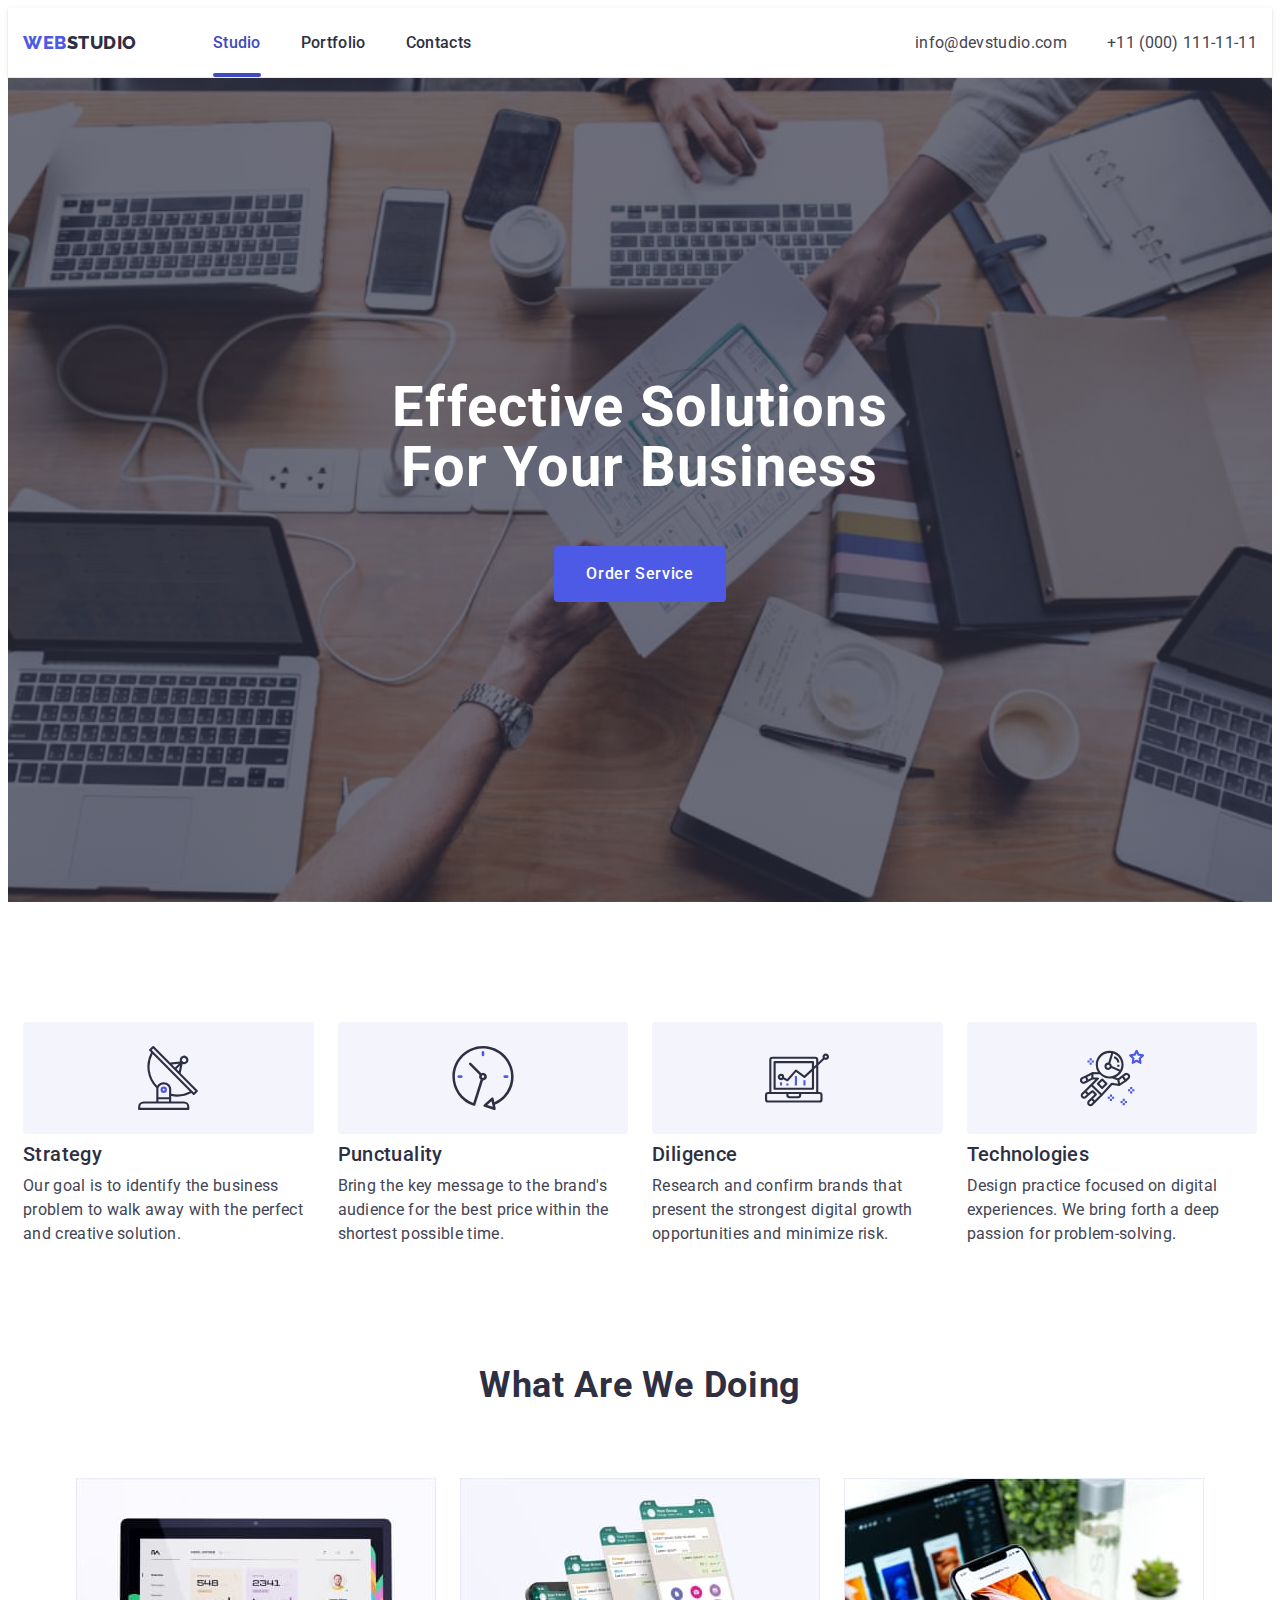
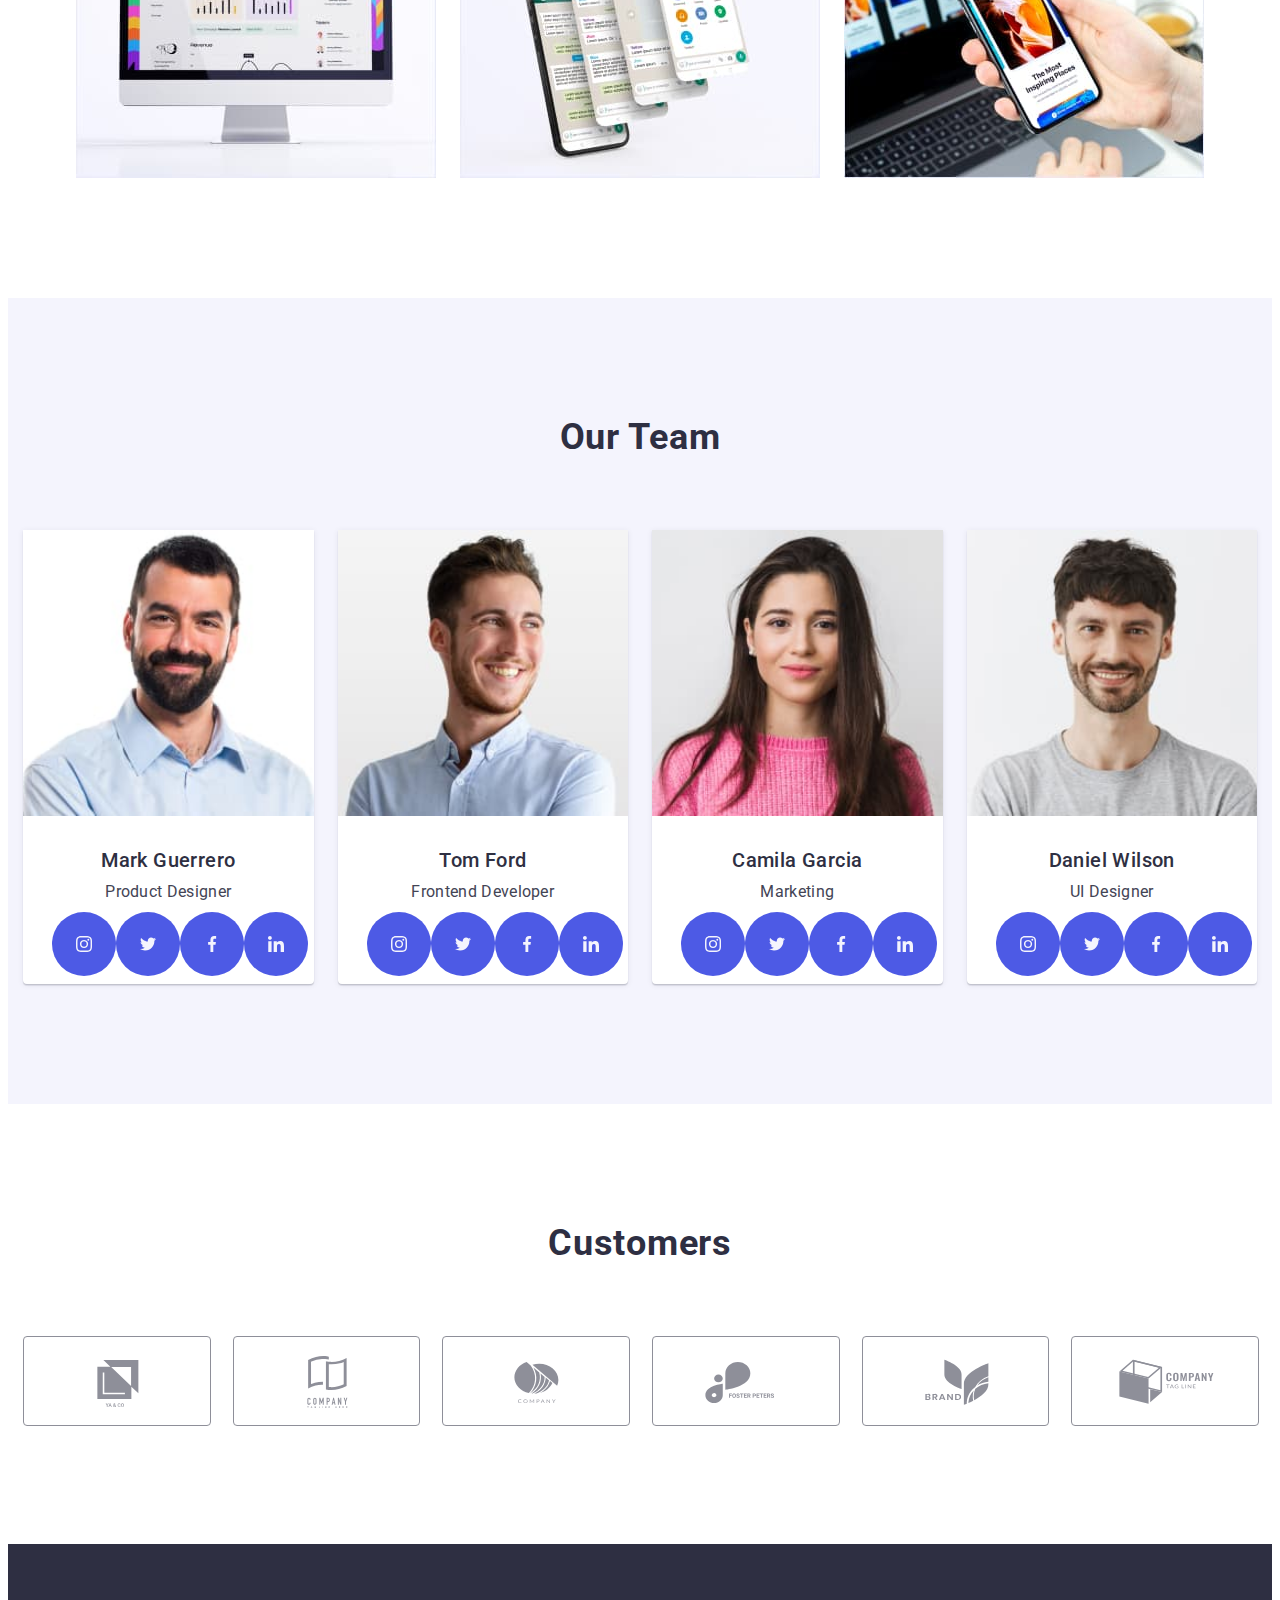
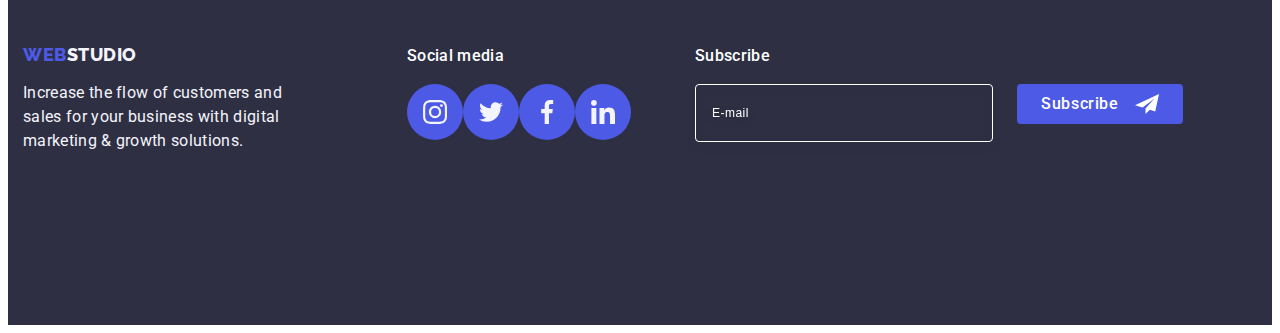
<file: index.html>
<!DOCTYPE html>
<html lang="en">
  <head>
    <meta charset="UTF-8" />
    <meta http-equiv="X-UA-Compatible" content="IE=edge" />
    <meta name="viewport" content="width=device-width, initial-scale=1.0" />
    <link rel="preconnect" href="https://fonts.googleapis.com" />
    <link rel="preconnect" href="https://fonts.gstatic.com" crossorigin />
    <link
      href="https://fonts.googleapis.com/css2?family=Raleway:wght@800&family=Roboto:wght@400;500;700;900&display=swap"
      rel="stylesheet"
    />
    <title>Web Studio</title>
    <link
      rel="stylesheet"
      href="https://cdnjs.cloudflare.com/ajax/libs/modern-normalize/2.0.0/modern-normalize.min.css"
      integrity="sha512-4xo8blKMVCiXpTaLzQSLSw3KFOVPWhm/TRtuPVc4WG6kUgjH6J03IBuG7JZPkcWMxJ5huwaBpOpnwYElP/m6wg=="
      crossorigin="anonymous"
      referrerpolicy="no-referrer"
    />
    <link rel="icon" href="/favicon.ico" type="image/x-icon" />
    <link rel="stylesheet" href="./css/style.css" />
    <link rel="stylesheet" href="./css/media.css" />
  </head>
  <body>
    <!-- HEADER -->
    <header class="header">
      <div class="container header-container">
        <nav class="header-navigation">
          <a class="header-logo logo link" href="./index.html"
            >Web<span class="logo-color">Studio</span></a
          >
          <ul class="header-menu list">
            <li class="header-menu-item">
              <a class="header-menu-link link current-line" href="./index.html"
                >Studio</a
              >
            </li>
            <li class="header-menu-item">
              <a class="header-menu-link link" href="./portfolio.html"
                >Portfolio</a
              >
            </li>
            <li class="header-menu-item">
              <a class="header-menu-link link" href="">Contacts</a>
            </li>
          </ul>
          <button
            class="header-menu-hamburger"
            type="button"
            aria-label="Mobile menu"
            data-mobMenu-open
          >
            <svg class="header-menu-hamburger-icon" width="32" height="22">
              <use href="./images/icons.svg#icon-button-menu-hamburger"></use>
            </svg>
          </button>
        </nav>
        <address class="header-contacts">
          <ul class="header-contacts-list list">
            <li class="header-contacts-list-item">
              <a
                class="header-contacts-link link"
                href="mailto:info@devstudio.com"
                >info@devstudio.com</a
              >
            </li>
            <li class="contacts-list-item">
              <a class="header-contacts-link link" href="tel:+110001111111"
                >+11 (000) 111-11-11</a
              >
            </li>
          </ul>
        </address>
      </div>

      <!-- mobile menu -->
      <div class="header-mob-menu is-hidden" data-mobMenu>
        <button type="button" class="header-mob-menu-close" data-mobMenu-close>
          <svg class="header-mob-menu-icon" width="8" height="8">
            <use href="./images/icons.svg#icon-close-black"></use>
          </svg>
        </button>
        <ul class="header-mob-menu-list list">
          <li class="header-mob-menu-item">
            <a class="header-mob-menu-link link" href="./index.html">Studio</a>
          </li>
          <li class="header-mob-menu-item">
            <a class="header-mob-menu-link link" href="./portfolio.html"
              >Portfolio</a
            >
          </li>
          <li class="header-mob-menu-item">
            <a class="header-mob-menu-link link" href="">Contacts</a>
          </li>
        </ul>
        <div class="header-contacts-social">
          <address class="header-mob-menu-contacts">
            <ul class="header-mob-menu-contacts-list list">
              <li class="header-mob-menu-contacts-list-item">
                <a
                  class="header-mob-menu-contacts-link link"
                  href="tel:+110001111111"
                  >+11 (000) 111-11-11</a
                >
              </li>
              <li class="header-mob-menu-contacts-list-item">
                <a
                  class="header-mob-menu-contacts-link-mail link"
                  href="mailto:info@devstudio.com"
                  >info@devstudio.com</a
                >
              </li>
            </ul>
          </address>
          <ul class="header-mob-menu-social-list">
            <li class="header-social-item">
              <a class="header-social-link" href=""
                ><svg class="header-social-icon" width="16" height="16">
                  <use href="./images/icons.svg#icon-instagram"></use>
                </svg>
              </a>
            </li>
            <li class="header-social-item">
              <a class="header-social-link" href=""
                ><svg class="header-social-icon" width="16" height="16">
                  <use href="./images/icons.svg#icon-twitter"></use>
                </svg>
              </a>
            </li>
            <li class="header-social-item">
              <a class="header-social-link" href=""
                ><svg class="header-social-icon" width="16" height="16">
                  <use href="./images/icons.svg#icon-facebook"></use>
                </svg>
              </a>
            </li>
            <li class="header-social-item">
              <a class="header-social-link" href=""
                ><svg class="header-social-icon" width="16" height="16">
                  <use href="./images/icons.svg#icon-linkedin"></use>
                </svg>
              </a>
            </li>
          </ul>
        </div>
      </div>
    </header>

    <!-- MAIN -->
    <main>
      <!-- SECTION HERO`S -->
      <section class="heros">
        <div class="container heros-container">
          <h1 class="heros-title">Effective Solutions For Your Business</h1>
          <button class="heros-button" type="button" data-modal-open>
            Order Service
          </button>
        </div>
      </section>

      <!-- SECTION DIGNYTY -->
      <section class="dignity">
        <div class="container">
          <h2 class="visually-hidden">Dignity</h2>
          <ul class="dignity-list list">
            <li class="dignity-list-item">
              <div class="dignity-list-icon">
                <svg class="dignity-icon" width="64" height="64">
                  <use href="./images/icons.svg#icon-antenna"></use>
                </svg>
              </div>
              <h3 class="dignity-sub-title">Strategy</h3>
              <p class="dignity-item-paragraph">
                Our goal is to identify the business problem to walk away with
                the perfect and creative solution.
              </p>
            </li>
            <li class="dignity-list-item">
              <div class="dignity-list-icon">
                <svg class="dignity-icon" width="64" height="64">
                  <use href="./images/icons.svg#icon-clock"></use>
                </svg>
              </div>
              <h3 class="dignity-sub-title">Punctuality</h3>
              <p class="dignity-item-paragraph">
                Bring the key message to the brand's audience for the best price
                within the shortest possible time.
              </p>
            </li>
            <li class="dignity-list-item">
              <div class="dignity-list-icon">
                <svg class="dignity-icon" width="64" height="64">
                  <use href="./images/icons.svg#icon-diagram"></use>
                </svg>
              </div>
              <h3 class="dignity-sub-title">Diligence</h3>
              <p class="dignity-item-paragraph">
                Research and confirm brands that present the strongest digital
                growth opportunities and minimize risk.
              </p>
            </li>
            <li class="dignity-list-item">
              <div class="dignity-list-icon">
                <svg class="dignity-icon" width="64" height="64">
                  <use href="./images/icons.svg#icon-astronaut"></use>
                </svg>
              </div>
              <h3 class="dignity-sub-title">Technologies</h3>
              <p class="dignity-item-paragraph">
                Design practice focused on digital experiences. We bring forth a
                deep passion for problem-solving.
              </p>
            </li>
          </ul>
        </div>
      </section>

      <!-- SECTION DOING -->
      <section class="doing">
        <div class="container">
          <h2 class="doing-title">What are we doing</h2>
          <ul class="doing-list list">
            <li class="doing-list-item">
              <img
                srcset="./images/monitor.jpg 1x, ./images/monitor-2x.jpg 2x"
                src="./images/monitor.jpg"
                alt="Monitor"
                width="360"
              />
            </li>
            <li class="doing-list-item">
              <img
                srcset="
                  ./images/smartphone-screens.jpg    1x,
                  ./images/smartphone-screens-2x.jpg 2x
                "
                src="./images/smartphone-screens.jpg"
                alt="Smartphone`s screens"
                width="360"
              />
            </li>
            <li class="doing-list-item">
              <img
                srcset="
                  ./images/smartphone-and-notebook.jpg    1x,
                  ./images/smartphone-and-notebook-2x.jpg 2x
                "
                src="./images/smartphone-and-notebook.jpg"
                alt="Smartphone & notebook"
                width="360"
              />
            </li>
          </ul>
        </div>
      </section>

      <!-- SECTION TEAM -->
      <section class="team">
        <div class="container">
          <h2 class="team-title">Our Team</h2>
          <ul class="team-list list">
            <li class="team-list-item">
              <img
                srcset="
                  ./images/product-designer-photo.jpg    1x,
                  ./images/product-designer-photo-2x.jpg 2x
                "
                src="./images/product-designer-photo.jpg"
                alt="Product Designer`s photo"
                width="264"
              />
              <div class="team-description">
                <h3 class="team-sub-title">Mark Guerrero</h3>
                <p class="team-paragraph">Product Designer</p>
                <ul class="team-social-list">
                  <li class="team-social-item">
                    <a
                      class="team-social-link"
                      href="#"
                      aria-label="Instagram"
                      target="_blank"
                      rel="noreferrer noopener"
                      ><svg class="team-social-icon" width="16" height="16">
                        <use href="./images/icons.svg#icon-instagram"></use>
                      </svg>
                    </a>
                  </li>
                  <li class="team-social-item">
                    <a
                      class="team-social-link"
                      href="#"
                      aria-label="Twitter"
                      target="_blank"
                      rel="noreferrer noopener"
                      ><svg class="team-social-icon" width="16" height="16">
                        <use href="./images/icons.svg#icon-twitter"></use>
                      </svg>
                    </a>
                  </li>
                  <li class="team-social-item">
                    <a
                      class="team-social-link"
                      href="#"
                      aria-label="Facebook"
                      target="_blank"
                      rel="noreferrer noopener"
                      ><svg class="team-social-icon" width="16" height="16">
                        <use href="./images/icons.svg#icon-facebook"></use>
                      </svg>
                    </a>
                  </li>
                  <li class="team-social-item">
                    <a
                      class="team-social-link"
                      href="#"
                      aria-label="Linkedin"
                      target="_blank"
                      rel="noreferrer noopener"
                      ><svg class="team-social-icon" width="16" height="16">
                        <use href="./images/icons.svg#icon-linkedin"></use>
                      </svg>
                    </a>
                  </li>
                </ul>
              </div>
            </li>
            <li class="team-list-item">
              <img
                srcset="
                  ./images/frontend-developer-photo.jpg    1x,
                  ./images/frontend-developer-photo-2x.jpg 2x
                "
                src="./images/frontend-developer-photo.jpg"
                alt="Frontend Developer`s photo"
                width="264"
              />
              <div class="team-description">
                <h3 class="team-sub-title">Tom Ford</h3>
                <p class="team-paragraph">Frontend Developer</p>
                <ul class="team-social-list">
                  <li class="team-social-item">
                    <a class="team-social-link" href=""
                      ><svg class="team-social-icon" width="16" height="16">
                        <use href="./images/icons.svg#icon-instagram"></use>
                      </svg>
                    </a>
                  </li>
                  <li class="team-social-item">
                    <a class="team-social-link" href=""
                      ><svg class="team-social-icon" width="16" height="16">
                        <use href="./images/icons.svg#icon-twitter"></use>
                      </svg>
                    </a>
                  </li>
                  <li class="team-social-item">
                    <a class="team-social-link" href=""
                      ><svg class="team-social-icon" width="16" height="16">
                        <use href="./images/icons.svg#icon-facebook"></use>
                      </svg>
                    </a>
                  </li>
                  <li class="team-social-item">
                    <a class="team-social-link" href=""
                      ><svg class="team-social-icon" width="16" height="16">
                        <use href="./images/icons.svg#icon-linkedin"></use>
                      </svg>
                    </a>
                  </li>
                </ul>
              </div>
            </li>
            <li class="team-list-item">
              <img
                srcset="
                  ./images/marketing-photo.jpg    1x,
                  ./images/marketing-photo-2x.jpg 2x
                "
                src="./images/marketing-photo.jpg"
                alt="Marketing`s photo"
                width="264"
              />
              <div class="team-description">
                <h3 class="team-sub-title">Camila Garcia</h3>
                <p class="team-paragraph">Marketing</p>
                <ul class="team-social-list">
                  <li class="team-social-item">
                    <a class="team-social-link" href=""
                      ><svg class="team-social-icon" width="16" height="16">
                        <use href="./images/icons.svg#icon-instagram"></use>
                      </svg>
                    </a>
                  </li>
                  <li class="team-social-item">
                    <a class="team-social-link" href=""
                      ><svg class="team-social-icon" width="16" height="16">
                        <use href="./images/icons.svg#icon-twitter"></use>
                      </svg>
                    </a>
                  </li>
                  <li class="team-social-item">
                    <a class="team-social-link" href=""
                      ><svg class="team-social-icon" width="16" height="16">
                        <use href="./images/icons.svg#icon-facebook"></use>
                      </svg>
                    </a>
                  </li>
                  <li class="team-social-item">
                    <a class="team-social-link" href=""
                      ><svg class="team-social-icon" width="16" height="16">
                        <use href="./images/icons.svg#icon-linkedin"></use>
                      </svg>
                    </a>
                  </li>
                </ul>
              </div>
            </li>
            <li class="team-list-item">
              <img
                srcset="
                  ./images/ui-designer-photo.jpg    1x,
                  ./images/ui-designer-photo-2x.jpg 2x
                "
                src="./images/ui-designer-photo.jpg"
                alt="UI Designer`s photo"
                width="264"
              />
              <div class="team-description">
                <h3 class="team-sub-title">Daniel Wilson</h3>
                <p class="team-paragraph">UI Designer</p>
                <ul class="team-social-list">
                  <li class="team-social-item">
                    <a class="team-social-link" href=""
                      ><svg class="team-social-icon" width="16" height="16">
                        <use href="./images/icons.svg#icon-instagram"></use>
                      </svg>
                    </a>
                  </li>
                  <li class="team-social-item">
                    <a class="team-social-link" href=""
                      ><svg class="team-social-icon" width="16" height="16">
                        <use href="./images/icons.svg#icon-twitter"></use>
                      </svg>
                    </a>
                  </li>
                  <li class="team-social-item">
                    <a class="team-social-link" href=""
                      ><svg class="team-social-icon" width="16" height="16">
                        <use href="./images/icons.svg#icon-facebook"></use>
                      </svg>
                    </a>
                  </li>
                  <li class="team-social-item">
                    <a class="team-social-link" href=""
                      ><svg class="team-social-icon" width="16" height="16">
                        <use href="./images/icons.svg#icon-linkedin"></use>
                      </svg>
                    </a>
                  </li>
                </ul>
              </div>
            </li>
          </ul>
        </div>
      </section>

      <!-- SECTION CUSTOMERS -->
      <section class="customers">
        <div class="container customers-container">
          <h2 class="customers-title">Customers</h2>
          <ul class="customers-list">
            <li class="customers-list-item">
              <a
                class="customers-item-link"
                href="#"
                aria-label="Yaco"
                target="_blank"
                rel="noreferrer noopener"
              >
                <svg class="customers-link-icon" width="104" height="56">
                  <use href="./images/icons.svg#icon-logo-yaco"></use>
                </svg>
              </a>
            </li>
            <li class="customers-list-item">
              <a
                class="customers-item-link"
                href="#"
                aria-label="Tagline"
                target="_blank"
                rel="noreferrer noopener"
              >
                <svg class="customers-link-icon" width="104" height="56">
                  <use href="./images/icons.svg#icon-logo-tagline"></use>
                </svg>
              </a>
            </li>
            <li class="customers-list-item">
              <a
                class="customers-item-link"
                href="#"
                aria-label="Company"
                target="_blank"
                rel="noreferrer noopener"
              >
                <svg class="customers-link-icon" width="104" height="56">
                  <use href="./images/icons.svg#icon-logo-company"></use>
                </svg>
              </a>
            </li>
            <li class="customers-list-item">
              <a
                class="customers-item-link"
                href="#"
                aria-label="Foster"
                target="_blank"
                rel="noreferrer noopener"
              >
                <svg class="customers-link-icon" width="104" height="56">
                  <use href="./images/icons.svg#icon-logo-foster"></use>
                </svg>
              </a>
            </li>
            <li class="customers-list-item">
              <a
                class="customers-item-link"
                href="#"
                aria-label="Brand"
                target="_blank"
                rel="noreferrer noopener"
              >
                <svg class="customers-link-icon" width="104" height="56">
                  <use href="./images/icons.svg#icon-logo-brand"></use>
                </svg>
              </a>
            </li>
            <li class="customers-list-item">
              <a
                class="customers-item-link"
                href="#"
                aria-label="Tag line"
                target="_blank"
                rel="noreferrer noopener"
              >
                <svg class="customers-link-icon" width="104" height="56">
                  <use href="./images/icons.svg#icon-logo-tag-line"></use>
                </svg>
              </a>
            </li>
          </ul>
        </div>
      </section>
    </main>

    <!-- FOOTER -->
    <footer class="footer">
      <div class="container footer-container">
        <div class="footer-content">
          <a class="footer-logo logo link" href="./index.html"
            >Web<span class="footer-logo-color">Studio</span></a
          >
          <p class="footer-paragraph">
            Increase the flow of customers and sales for your business with
            digital marketing & growth solutions.
          </p>
        </div>
        <div class="footer-social">
          <p class="footer-social-paragraph">Social media</p>
          <ul class="footer-social-list">
            <li class="footer-social-item">
              <a
                class="footer-social-link"
                href="#"
                aria-label="Instagram"
                target="_blank"
                rel="noreferrer noopener"
              >
                <svg class="footer-social-icon" width="24" height="24">
                  <use href="./images/icons.svg#icon-instagram"></use>
                </svg>
              </a>
            </li>
            <li class="footer-social-item">
              <a
                class="footer-social-link"
                href="#"
                aria-label="Twitter"
                target="_blank"
                rel="noreferrer noopener"
              >
                <svg class="footer-social-icon" width="24" height="24">
                  <use href="./images/icons.svg#icon-twitter"></use>
                </svg>
              </a>
            </li>
            <li class="footer-social-item">
              <a
                class="footer-social-link"
                href="#"
                aria-label="Facebook"
                target="_blank"
                rel="noreferrer noopener"
              >
                <svg class="footer-social-icon" width="24" height="24">
                  <use href="./images/icons.svg#icon-facebook"></use>
                </svg>
              </a>
            </li>
            <li class="footer-social-item">
              <a
                class="footer-social-link"
                href="#"
                aria-label="Linkedin"
                target="_blank"
                rel="noreferrer noopener"
              >
                <svg class="footer-social-icon" width="24" height="24">
                  <use href="./images/icons.svg#icon-linkedin"></use>
                </svg>
              </a>
            </li>
          </ul>
        </div>
        <div class="footer-subscribe">
          <p class="footer-subscribe-paragraph">Subscribe</p>
          <form class="footer-form">
            <label
              class="footer-form-label"
              for="footer-user-email"
              aria-label="user-email"
            >
              <input
                class="footer-form-input"
                type="email"
                id="footer-user-email"
                name="footer-user-email"
                placeholder="E-mail"
                required
              />
            </label>
            <button class="footer-form-button" type="submit">
              Subscribe
              <svg class="telegram-icon" width="24" height="24">
                <use href="./images/icons.svg#icon-telegram"></use>
              </svg>
            </button>
          </form>
        </div>
      </div>
    </footer>

    <!-- BACKDROP -->
    <div class="backdrop is-hidden" data-modal>
      <div class="backdrop-modal">
        <button type="button" class="backdrop-modal-close" data-modal-close>
          <svg class="backdrop-modal-icon" width="8" height="8">
            <use href="./images/icons.svg#icon-close-black"></use>
          </svg>
        </button>
        <p class="modal-paragraph">
          Leave your contacts and we will call you back
        </p>
        <form class="modal-form">
          <div class="modal-form-field">
            <label for="user-name" class="modal-label">Name</label>
            <div class="modal-form-input">
              <input
                class="modal-input"
                type="text"
                id="user-name"
                name="user-name"
                required
              />
              <svg class="modal-input-icon" width="18" height="24">
                <use href="./images/icons.svg#icon-person"></use>
              </svg>
            </div>
          </div>
          <div class="modal-form-field">
            <label for="user-tel" class="modal-label">Phone</label>
            <div class="modal-form-input">
              <input
                class="modal-input"
                type="tel"
                id="user-tel"
                name="user-tel"
              />
              <svg class="modal-input-icon" width="18" height="24">
                <use href="./images/icons.svg#icon-phone"></use>
              </svg>
            </div>
          </div>
          <div class="modal-form-field">
            <label for="user-email" class="modal-label">Email</label>
            <div class="modal-form-input">
              <input
                class="modal-input"
                type="email"
                id="user-email"
                name="user-email"
                required
              />
              <svg class="modal-input-icon" width="18" height="24">
                <use href="./images/icons.svg#icon-email"></use>
              </svg>
            </div>
          </div>
          <div class="modal-form-field">
            <label for="user-comment" class="modal-label">Comment</label>
            <textarea
              class="modal-input modal-text"
              id="user-comment"
              placeholder="Text input"
              name="user-comment"
              required
            ></textarea>
          </div>
          <div class="modal-form-field checkbox-wrap">
            <input
              class="modal-checkbox visually-hidden"
              type="checkbox"
              name="user-privacy"
              id="user-privacy"
              value="true"
            />
            <label class="modal-label-checkbox" for="user-privacy">
              <span class="modal-checkbox-icon">
                <svg class="icon-checkbox" width="10" height="8">
                  <use href="./images/icons.svg#icon-checkbox"></use>
                </svg>
              </span>
              I accept the terms and conditions of the
              <a class="modal-label-link" href="">Privacy Policy</a></label
            >
          </div>
          <button class="modal-button" type="submit">Send</button>
        </form>
      </div>
    </div>
    <script src="./js/modal.js"></script>
    <script src="./js/mobile-menu.js"></script>
  </body>
</html>
</file>
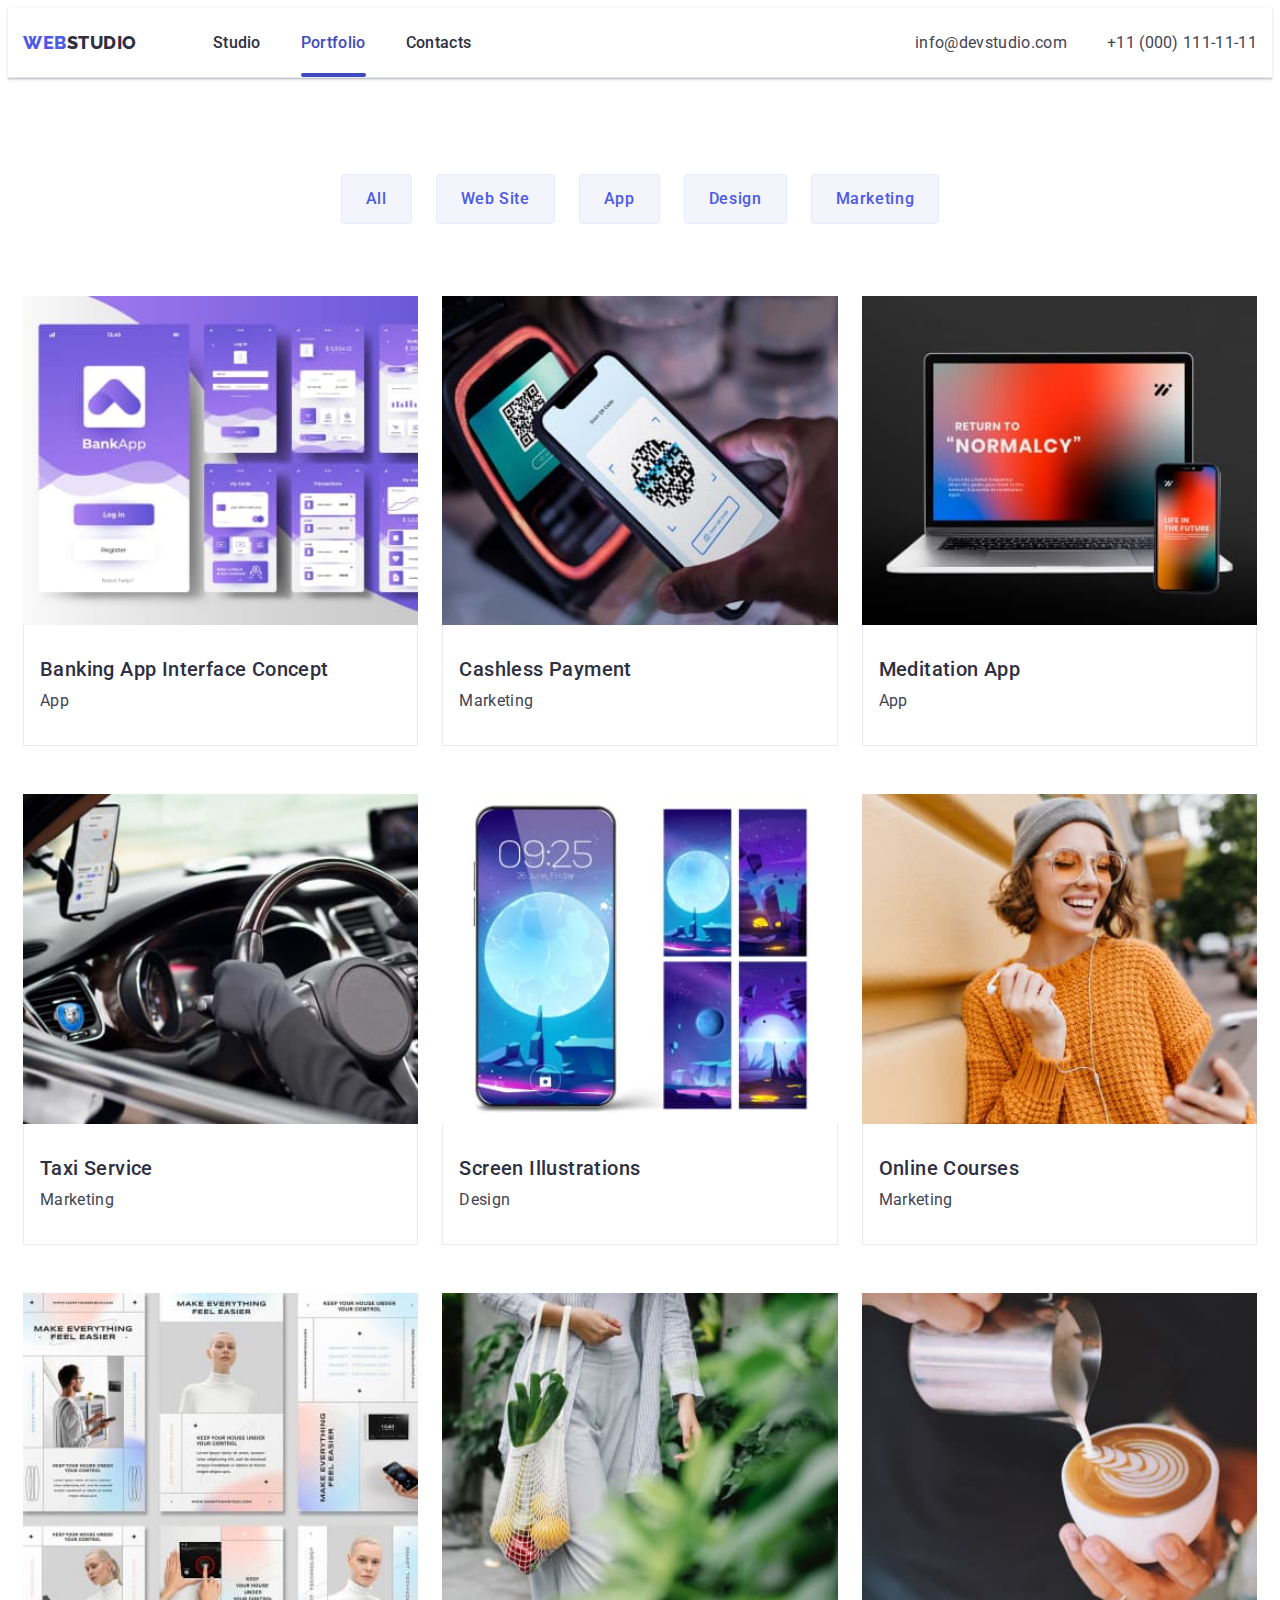
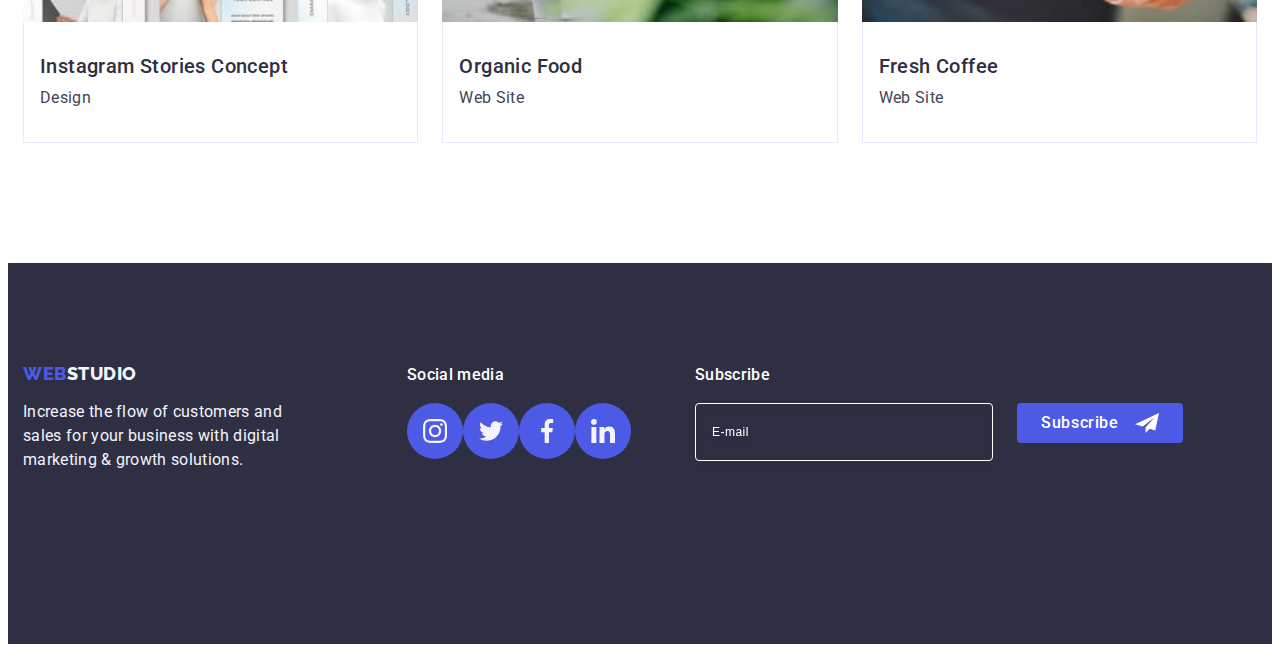
<file: portfolio.html>
<!DOCTYPE html>
<html lang="en">
	<head>
		<meta charset="UTF-8" />
		<meta http-equiv="X-UA-Compatible" content="IE=edge" />
		<meta name="viewport" content="width=device-width, initial-scale=1.0" />
		<link rel="preconnect" href="https://fonts.googleapis.com" />
		<link rel="preconnect" href="https://fonts.gstatic.com" crossorigin />
		<link
			href="https://fonts.googleapis.com/css2?family=Raleway:wght@800&family=Roboto:wght@400;500;700;900&display=swap"
			rel="stylesheet"
		/>
		<title>Web Studio</title>
		<link
			rel="stylesheet"
			href="https://cdnjs.cloudflare.com/ajax/libs/modern-normalize/2.0.0/modern-normalize.min.css"
			integrity="sha512-4xo8blKMVCiXpTaLzQSLSw3KFOVPWhm/TRtuPVc4WG6kUgjH6J03IBuG7JZPkcWMxJ5huwaBpOpnwYElP/m6wg=="
			crossorigin="anonymous"
			referrerpolicy="no-referrer"
		/>
		<link rel="stylesheet" href="./css/style.css" />
		<link rel="stylesheet" href="./css/media.css" />
	</head>
	<body>
		<!-- HEADER -->
		<header class="header">
			<div class="container header-container">
				<nav class="header-navigation">
					<a class="header-logo logo link" href="./index.html">Web<span class="logo-color">Studio</span></a>
					<ul class="header-menu list">
						<li class="header-menu-item">
							<a class="header-menu-link link" href="./index.html">Studio</a>
						</li>
						<li class="header-menu-item">
							<a class="header-menu-link link current-line" href="./portfolio.html">Portfolio</a>
						</li>
						<li class="header-menu-item">
							<a class="header-menu-link link" href="">Contacts</a>
						</li>
					</ul>
					<button class="header-menu-hamburger" type="button" data-mobMenu-open>
						<svg class="dignity-icon" width="32" height="22">
							<use href="./images/icons.svg#icon-button-menu-hamburger"></use>
						</svg>
					</button>
				</nav>
				<address class="header-contacts">
					<ul class="header-contacts-list list">
						<li class="header-contacts-list-item">
							<a class="header-contacts-link link" href="mailto:info@devstudio.com">info@devstudio.com</a>
						</li>
						<li class="contacts-list-item">
							<a class="header-contacts-link link" href="tel:+110001111111">+11 (000) 111-11-11</a>
						</li>
					</ul>
				</address>
			</div>

			<!-- mobile menu -->
			<div class="header-mob-menu is-hidden" data-mobMenu>
				<button type="button" class="header-mob-menu-close" data-mobMenu-close>
					<svg class="header-mob-menu-icon" width="8" height="8">
						<use href="./images/icons.svg#icon-close-black"></use>
					</svg>
				</button>
				<ul class="header-mob-menu-list list">
					<li class="header-mob-menu-item">
						<a class="header-mob-menu-link link" href="./index.html">Studio</a>
					</li>
					<li class="header-mob-menu-item">
						<a class="header-mob-menu-link link" href="./portfolio.html">Portfolio</a>
					</li>
					<li class="header-mob-menu-item">
						<a class="header-mob-menu-link link" href="">Contacts</a>
					</li>
				</ul>
				<div class="header-contacts-social">
					<address class="header-mob-menu-contacts">
						<ul class="header-mob-menu-contacts-list list">
							<li class="header-mob-menu-contacts-list-item">
								<a class="header-mob-menu-contacts-link link" href="tel:+110001111111">+11 (000) 111-11-11</a>
							</li>
							<li class="header-mob-menu-contacts-list-item">
								<a class="header-mob-menu-contacts-link-mail link" href="mailto:info@devstudio.com"
									>info@devstudio.com</a
								>
							</li>
						</ul>
					</address>
					<ul class="header-mob-menu-social-list">
						<li class="header-social-item">
							<a class="header-social-link" href=""
								><svg class="header-social-icon" width="16" height="16">
									<use href="./images/icons.svg#icon-instagram"></use>
								</svg> </a
						></li>
						<li class="header-social-item"
							><a class="header-social-link" href=""
								><svg class="header-social-icon" width="16" height="16">
									<use href="./images/icons.svg#icon-twitter"></use>
								</svg> </a
						></li>
						<li class="header-social-item"
							><a class="header-social-link" href=""
								><svg class="header-social-icon" width="16" height="16">
									<use href="./images/icons.svg#icon-facebook"></use>
								</svg> </a
						></li>
						<li class="header-social-item"
							><a class="header-social-link" href=""
								><svg class="header-social-icon" width="16" height="16">
									<use href="./images/icons.svg#icon-linkedin"></use>
								</svg> </a
						></li>
					</ul>
				</div>
			</div>
		</header>

		<!-- MAIN -->
		<main>
			<!-- SECTION FILTER&RESULT -->
			<section class="filter-and-result">
				<div class="container">
					<h1 class="visually-hidden">Filter</h1>
					<ul class="filter-list list">
						<li class="filter-list-item">
							<button class="filter-button" type="button">All</button>
						</li>
						<li class="filter-list-item">
							<button class="filter-button" type="button">Web Site</button>
						</li>
						<li class="filter-list-item">
							<button class="filter-button" type="button">App</button>
						</li>
						<li class="filter-list-item">
							<button class="filter-button" type="button">Design</button>
						</li>
						<li class="filter-list-item">
							<button class="filter-button" type="button">Marketing</button>
						</li>
					</ul>

					<ul class="result-list list">
						<li class="result-list-item">
							<a class="result-list-link link" href="#">
								<div class="result-list-cover-box">
									<img
										srcset="./images/banking-app-interface.jpg 1x, ./images/banking-app-interface-2x.jpg 2x"
										src="./images/banking-app-interface.jpg"
										alt="Banking App Interface"
										width="360"
										height="300"
									/>
									<p class="result-list-cover-text">
										14 Stylish and User-Friendly App Design Concepts · Task Manager App · Calorie Tracker App · Exotic
										Fruit Ecommerce App · Cloud Storage App
									</p>
								</div>
								<div class="description-cards">
									<h2 class="result-sub-title"> Banking App Interface Concept </h2>
									<p class="result-paragraph">App</p>
								</div>
							</a>
						</li>
						<li class="result-list-item">
							<a class="result-list-link link" href="#"
								><div class="result-list-cover-box">
									<img
										srcset="./images/cashless-payment.jpg 1x, ./images/cashless-payment-2x.jpg 2x"
										src="./images/cashless-payment.jpg"
										alt="Cashless Payment"
										width="360"
										height="300"
									/>
									<p class="result-list-cover-text"
										>14 Stylish and User-Friendly App Design Concepts · Task Manager App · Calorie Tracker App · Exotic
										Fruit Ecommerce App · Cloud Storage App</p
									>
								</div>
								<div class="description-cards">
									<h2 class="result-sub-title">Cashless Payment</h2>
									<p class="result-paragraph">Marketing</p>
								</div>
							</a>
						</li>
						<li class="result-list-item">
							<a class="result-list-link link" href="#"
								><div class="result-list-cover-box">
									<img
										srcset="./images/meditation-app.jpg 1x, ./images/meditation-app-2x.jpg 2x"
										src="./images/meditation-app.jpg"
										alt="Meditation App"
										width="360"
										height="300"
									/>
									<p class="result-list-cover-text"
										>14 Stylish and User-Friendly App Design Concepts · Task Manager App · Calorie Tracker App · Exotic
										Fruit Ecommerce App · Cloud Storage App</p
									>
								</div>
								<div class="description-cards">
									<h2 class="result-sub-title">Meditation App</h2>
									<p class="result-paragraph">App</p>
								</div>
							</a>
						</li>
						<li class="result-list-item">
							<a class="result-list-link link" href="#"
								><div class="result-list-cover-box">
									<img
										srcset="./images/taxi-service.jpg 1x, ./images/taxi-service-2x.jpg 2x"
										src="./images/taxi-service.jpg"
										alt="Taxi Service"
										width="360"
										height="300"
									/>
									<p class="result-list-cover-text"
										>14 Stylish and User-Friendly App Design Concepts · Task Manager App · Calorie Tracker App · Exotic
										Fruit Ecommerce App · Cloud Storage App</p
									>
								</div>
								<div class="description-cards">
									<h2 class="result-sub-title">Taxi Service</h2>
									<p class="result-paragraph">Marketing</p>
								</div>
							</a>
						</li>
						<li class="result-list-item">
							<a class="result-list-link link" href="#"
								><div class="result-list-cover-box">
									<img
										srcset="./images/screen-illustrations.jpg 1x, ./images/screen-illustrations-2x.jpg 2x"
										src="./images/screen-illustrations.jpg"
										alt="Screen Illustrations"
										width="360"
										height="300"
									/>
									<p class="result-list-cover-text"
										>14 Stylish and User-Friendly App Design Concepts · Task Manager App · Calorie Tracker App · Exotic
										Fruit Ecommerce App · Cloud Storage App</p
									>
								</div>
								<div class="description-cards">
									<h2 class="result-sub-title">Screen Illustrations</h2>
									<p class="result-paragraph">Design</p>
								</div>
							</a>
						</li>
						<li class="result-list-item">
							<a class="result-list-link link" href="#"
								><div class="result-list-cover-box">
									<img
										srcset="./images/online-courses.jpg 1x, ./images/online-courses-2x.jpg 2x"
										src="./images/online-courses.jpg"
										alt="Online Courses"
										width="360"
										height="300"
									/>
									<p class="result-list-cover-text"
										>14 Stylish and User-Friendly App Design Concepts · Task Manager App · Calorie Tracker App · Exotic
										Fruit Ecommerce App · Cloud Storage App</p
									>
								</div>
								<div class="description-cards">
									<h2 class="result-sub-title">Online Courses</h2>
									<p class="result-paragraph">Marketing</p>
								</div>
							</a>
						</li>
						<li class="result-list-item">
							<a class="result-list-link link" href="#"
								><div class="result-list-cover-box">
									<img
										srcset="./images/instargam-stories-concept.jpg 1x, ./images/instargam-stories-concept-2x.jpg 2x"
										src="./images/instargam-stories-concept.jpg"
										alt="Instargam Stories Concept"
										width="360"
										height="300"
									/>
									<p class="result-list-cover-text"
										>14 Stylish and User-Friendly App Design Concepts · Task Manager App · Calorie Tracker App · Exotic
										Fruit Ecommerce App · Cloud Storage App</p
									>
								</div>
								<div class="description-cards">
									<h2 class="result-sub-title">Instagram Stories Concept</h2>
									<p class="result-paragraph">Design</p>
								</div>
							</a>
						</li>
						<li class="result-list-item">
							<a class="result-list-link link" href="#">
								<div class="result-list-cover-box">
									<img
										srcset="./images/organic-food.jpg 1x, ./images/organic-food-2x.jpg 2x"
										src="./images/organic-food.jpg"
										alt="Organic Food"
										width="360"
										height="300"
									/>
									<p class="result-list-cover-text"
										>14 Stylish and User-Friendly App Design Concepts · Task Manager App · Calorie Tracker App · Exotic
										Fruit Ecommerce App · Cloud Storage App</p
									>
								</div>
								<div class="description-cards">
									<h2 class="result-sub-title">Organic Food</h2>
									<p class="result-paragraph">Web Site</p>
								</div>
							</a>
						</li>
						<li class="result-list-item">
							<a class="result-list-link link" href="#"
								><div class="result-list-cover-box">
									<img
										srcset="./images/fresh-coffee.jpg 1x, ./images/fresh-coffee-2x.jpg 2x"
										src="./images/fresh-coffee.jpg"
										alt="Fresh Coffee"
										width="360"
										height="300"
									/>
									<p class="result-list-cover-text"
										>14 Stylish and User-Friendly App Design Concepts · Task Manager App · Calorie Tracker App · Exotic
										Fruit Ecommerce App · Cloud Storage App</p
									>
								</div>
								<div class="description-cards">
									<h2 class="result-sub-title">Fresh Coffee</h2>
									<p class="result-paragraph">Web Site</p>
								</div>
							</a>
						</li>
					</ul>
				</div>
			</section>
		</main>

		<!-- FOOTER -->
		<footer class="footer">
			<div class="container footer-container">
				<div class="footer-content">
					<a class="footer-logo logo link" href="./index.html">Web<span class="footer-logo-color">Studio</span></a>
					<p class="footer-paragraph">
						Increase the flow of customers and sales for your business with digital marketing & growth solutions.
					</p>
				</div>
				<div class="footer-social">
					<p class="footer-social-paragraph">Social media</p>
					<ul class="footer-social-list">
						<li class="footer-social-item">
							<a class="footer-social-link" href="">
								<svg class="footer-social-icon" width="24" height="24">
									<use href="./images/icons.svg#icon-instagram"></use>
								</svg>
							</a>
						</li>
						<li class="footer-social-item">
							<a class="footer-social-link" href="">
								<svg class="footer-social-icon" width="24" height="24">
									<use href="./images/icons.svg#icon-twitter"></use>
								</svg>
							</a>
						</li>
						<li class="footer-social-item">
							<a class="footer-social-link" href="">
								<svg class="footer-social-icon" width="24" height="24">
									<use href="./images/icons.svg#icon-facebook"></use>
								</svg>
							</a>
						</li>
						<li class="footer-social-item">
							<a class="footer-social-link" href="">
								<svg class="footer-social-icon" width="24" height="24">
									<use href="./images/icons.svg#icon-linkedin"></use>
								</svg>
							</a>
						</li>
					</ul>
				</div>
				<div class="footer-subscribe">
					<p class="footer-subscribe-paragraph">Subscribe</p>
					<form class="footer-form">
						<label class="footer-form-label" for="footer-user-email" aria-label="user-email">
							<input
								class="footer-form-input"
								type="email"
								id="footer-user-email"
								name="footer-user-email"
								placeholder="E-mail"
								required
							/>
						</label>
						<button class="footer-form-button" type="submit"
							>Subscribe
							<svg class="telegram-icon" width="24" height="24">
								<use href="./images/icons.svg#icon-telegram"></use>
							</svg>
						</button>
					</form>
				</div>
			</div>
		</footer>
		<script src="./js/mobile-menu.js"></script>
	</body>
</html>
</file>
<file: css/media.css>
@media screen and (min-width: 428px) {
	/* -- INDEX STYLE PAGE -- */
	/* -- HEADER -- */
	/* mobile menu */
	.header-mob-menu-link,
	.header-mob-menu-contacts-link {
	font-size: 36px;
}

.header-mob-menu-social-list {
	gap: 56px;
}

	/* -- SECTION HERO`S -- */
	.container {
		max-width: 426px;
	}
/* -- BACKDROP -- */
	.backdrop-modal {
width: 408px;
	}
}

@media screen and (min-width: 768px) {
	/* -- INDEX STYLE PAGE -- */
	/* -- HEADER -- */
	.container {
		max-width: 766px;
	}

	.header-logo {
		display: block;
		margin-right: 76px;
		flex-grow: 0;
	}

	.header-menu {
		display: flex;
	}

	.header-menu-item:not(:last-child),
	.header-contacts-list-item:not(:last-child) {
		margin-right: 40px;
	}

	.header-menu-link {
		font-weight: 500;
		line-height: 1.5;
		letter-spacing: 0.02em;
		padding: 24px 0;
		color: var(--hero-background);
		transition-property: color;
		transition-duration: 250ms;
		transition-timing-function: cubic-bezier(0.4, 0, 0.2, 1);
		outline: transparent;
	}

	.header-menu-link:hover,
	.header-menu-link:focus {
		color: var(--pressed-state);
	}

	.current-line {
		color: var(--pressed-state);
		position: relative;
	}

	.current-line::after {
		content: "";
		position: absolute;
		left: 0;
		bottom: -1px;
		width: 100%;
		height: 4px;
		background-color: var(--pressed-state);
		border-radius: 2px;
		transition-property: background-color;
		transition-duration: 250ms;
		transition-timing-function: cubic-bezier(0.4, 0, 0.2, 1);
	}

	.current-line::after:hover,
	.current-line::after:focus {
		background-color: var(--pressed-state);
	}

	.header-contacts {
		font-style: normal;
		line-height: 1.5;
		letter-spacing: 0.02em;
		color: var(--text);
	}

	.header-contacts-list {
		display: block;
	}

	.header-contacts-link {
		padding: 24px 0;
		color: var(--text);
		transition-property: color;
		transition-duration: 250ms;
		transition-timing-function: cubic-bezier(0.4, 0, 0.2, 1);
		outline: transparent;
	}

	.header-contacts-link:hover,
	.header-contacts-link:focus {
		color: var(--pressed-state);
	}

	.header-menu-hamburger {
		display: none;
	}

	/* -- SECTION HERO`S -- */
	.heros {
		background-image: linear-gradient(rgba(46, 47, 66, 0.7), rgba(46, 47, 66, 0.7)), url(../images/bg-hero-table.jpg);
	}

	@media (min-divice-pixel-ratio: 2), (min-resolution: 192dpi), (min-resolution: 2dppx) {
		.heros {
			background-image: linear-gradient(rgba(46, 47, 66, 0.7), rgba(46, 47, 66, 0.7)),
				url(../images/bg-hero-table-2x.jpg);
		}
	}

	.heros-title {
		max-width: 496px;
		font-size: 56px;
		line-height: 1.07;
		margin-bottom: 36px;
	}

	/* -- SECTION DIGNYTY -- */
	.dignity-list {
		gap: 72px 24px;
	}

	.dignity-list-item {
		max-width: unset;
		width: calc((100% - 24px) / 2);
	}

	.dignity-sub-title {
		text-align: left;
	}

	/* -- SECTION TEAM -- */
	.team {
		padding-top: 96px;
		padding-bottom: 96px;
	}

	.team-list {
		display: flex;
		gap: 24px;
	}

	.team-list-item {
		width: calc((100% - 24px) / 2);
	}

	/* -- SECTION CUSTOMERS -- */
	.customers {
		padding-top: 96px;
		padding-bottom: 96px;
	}

	.customers-list {
		display: flex;
		flex-wrap: wrap;
		gap: 72px 16px;
	}

	.customers-list-item {
		max-width: unset;
		height: 88px;
		width: calc((100% - (16px * 2)) / 3);
	}

	/* -- FOOTER -- */
	.footer-container {
		display: flex;
		flex-direction: row;
		flex-wrap: wrap;
		justify-content: left;
		align-items: baseline;
	}

	.footer-logo {
		display: inline-block;
		margin-bottom: 16px;
		outline: transparent;
	}

	.footer-content {
		margin-right: 24px;
	}

	.footer-paragraph {
		max-width: 264px;
	}

	.footer-social {
		margin: 0;
	}

	.footer-social-paragraph {
		text-align: left;
	}

	.footer-social-list {
		display: flex;
		gap: 16px;
	}

	.footer-subscribe-paragraph {
		text-align: left;
	}

	.footer-form {
		display: flex;
		gap: 24px;
	}

	.footer-form-input {
		width: 264px;
		margin-bottom: 0;
	}

	/* -- PORTFOLIO STYLE PAGE -- */
	/* -- SECTION FILTER&RESULT -- */
	.filter-and-result {
		padding-bottom: 96px;
	}

	.filter-list {
		display: flex;
		justify-content: center;
		gap: 24px;
		margin-bottom: 64px;
	}

	.result-list {
		display: flex;
		gap: 72px 24px;
	}

	.result-list-item {
		width: calc((100% - 24px) / 2);
	}
}

@media screen and (min-width: 1158px) {
	/* -- INDEX STYLE PAGE -- */

	.container {
		max-width: 1440px;
	}

	/* -- HEADER -- */
	.header-contacts-list {
		display: flex;
	}

	/* -- SECTION HERO`S -- */

	.heros {
		background-image: linear-gradient(rgba(46, 47, 66, 0.7), rgba(46, 47, 66, 0.7)), url(../images/bg-hero.jpg);
	}

	@media (min-divice-pixel-ratio: 2), (min-resolution: 192dpi), (min-resolution: 2dppx) {
		.heros {
			background-image: linear-gradient(rgba(46, 47, 66, 0.7), rgba(46, 47, 66, 0.7)), url(../images/bg-hero-2x.jpg);
		}
	}

	.heros-container {
		padding-top: 188px;
		padding-bottom: 188px;
	}

	.heros-title {
		max-width: 496px;
		font-size: 56px;
		line-height: 1.07;
		letter-spacing: 0.02em;
		margin-bottom: 48px;
	}

	.heros-button {
		min-width: 169px;
		line-height: 1.5;
		letter-spacing: 0.04em;
	}
	/* -- SECTION DIGNYTY -- */

	.dignity {
		padding-top: 120px;
		padding-bottom: 120px;
	}

	.dignity-list {
		display: flex;
		gap: 24px;
	}

	.dignity-list-item {
		min-width: unset;
		width: calc((100% - (24px * 3)) / 4);
	}

	.dignity-list-icon {
		width: 100%;
		height: 112px;
		display: flex;
		justify-content: center;
		align-items: center;
		background-color: var(--light);
		border-radius: 4px;
		margin-bottom: 8px;
	}

	.dignity-sub-title {
		font-weight: 500;
		font-size: 20px;
		line-height: 1.2;
		letter-spacing: 0.02em;
	}

	.dignity-item-paragraph {
		font-weight: 400;
	}

	/* -- SECTION DOING -- */
	.doing {
		display: flex;
		padding-bottom: 120px;
	}

	.doing-title {
		margin: 0 auto;
		margin-bottom: 72px;
		font-size: 36px;
		line-height: 1.11;
		letter-spacing: 0.02em;
		text-transform: capitalize;
		color: var(--hero-background);
		text-align: center;
	}

	.doing-list {
		display: flex;
		gap: 24px;
	}

	.doing-list-item {
		width: calc((100% - (24px * 2)) / 3);
	}

	/* -- SECTION TEAM -- */
	.team {
		padding-top: 120px;
		padding-bottom: 120px;
	}

	.team-list {
		display: flex;
		gap: 24px;
	}

	.team-list-item {
		width: calc((100% - (24px * 3)) / 4);
	}

	/* -- SECTION CUSTOMERS -- */
	.customers {
		padding-top: 120px;
		padding-bottom: 120px;
	}

	.customers-title {
		line-height: 1.11;
		letter-spacing: 0.02em;
	}

	.customers-list {
		display: flex;
		gap: 24px;
	}

	.customers-list-item {
		height: 88px;
		width: calc((100% - (5 * 24px)) / 6);
	}

	/* -- FOOTER -- */
	.footer {
		padding: 100px 0px;
	}

	.footer-container {
		display: flex;
		flex-direction: row;
		align-items: baseline;
	}

	.footer-logo {
		display: inline-block;
		margin-bottom: 16px;
		outline: transparent;
	}

	.footer-content {
		margin-right: 120px;
	}

	.footer-paragraph {
		max-width: 264px;
		line-height: 1.5;
		letter-spacing: 0.02em;
	}

	.footer-social {
		margin-right: 80px;
	}

	.footer-social-paragraph {
		color: var(--white-background);
		font-weight: 500;
		line-height: 24px;
		letter-spacing: 0.02em;
	}

	.footer-social-list {
		display: flex;
		gap: 16px;
	}

	.footer-subscribe-paragraph {
		font-weight: 500;
		line-height: 1.5;
		letter-spacing: 0.02em;
		color: var(--white-background);
		margin-bottom: 16px;
	}

	.footer-form {
		display: flex;
		gap: 24px;
	}

	.footer-form-input {
		width: 264px;
		margin-bottom: 0;
	}

	/* -- PORTFOLIO STYLE PAGE -- */
	/* -- SECTION FILTER&RESULT -- */
	.filter-and-result {
		padding-top: 96px;
		padding-bottom: 120px;
	}

	.filter-list {
		display: flex;
		justify-content: center;
		gap: 24px;
		margin-bottom: 72px;
	}

	.result-list {
		display: flex;
		flex-wrap: wrap;
		gap: 48px 24px;
	}

	.result-list-item {
		width: calc((100% - (24px * 2)) / 3);
	}
}
</file>
<file: css/style.css>
/* -- GLOBAL RESET -- */

p,
h1,
h2,
h3,
h4,
h5,
h6 {
	margin-top: 0;
	margin-bottom: 0;
}

a {
	text-decoration: none;
}

ul {
	list-style-type: none;
	margin-top: 0;
	margin-bottom: 0;
	padding-left: 0;
}

img {
	display: block;
	max-width: 100%;
	width: 100%;
	height: auto;
}

.visually-hidden {
	position: absolute;
	width: 1px;
	height: 1px;
	margin: -1px;
	border: 0;
	padding: 0;
	white-space: nowrap;
	clip-path: inset(100%);
	clip: rect(0 0 0 0);
	overflow: hidden;
}

/* -- GLOBAL STYLE -- */

body {
	font-family: "Roboto", sans-serif;
	color: var(--text);
	background-color: var(--white-background);
}

.link {
	text-decoration: none;
}

.list {
	list-style-type: none;
}

.logo {
	font-family: "Raleway", sans-serif;
	font-weight: 800;
	font-size: 18px;
	line-height: 1.17;
	letter-spacing: 0.03em;
	text-transform: uppercase;
	color: var(--primary-brand);
}

:root {
	--primary-brand: #4d5ae5;
	--text: #434455;
	--white-background: #ffffff;
	--hero-background: #2e2f42;
	--pressed-state: #404bbf;
	--light: #f4f4fd;
	--background-icon: #8e8f99;
}

/* -- INDEX STYLE PAGE -- */
/* -- HEADER -- */

.header {
	border-bottom: 1px solid #e7e9fc;
	box-shadow: 0px 2px 1px rgba(46, 47, 66, 0.08), 0px 1px 1px rgba(46, 47, 66, 0.16), 0px 1px 6px rgba(46, 47, 66, 0.08);
}

.container {
	max-width: 1158px;
	padding-left: 15px;
	padding-right: 15px;
	margin: 0 auto;
}

.header-container {
	display: flex;
	align-items: center;
}

.header-navigation {
	display: flex;
	align-items: center;
	flex-grow: 1;
}

.header-logo {
	display: flex;
	flex-grow: 1;
	padding: 24px 0;
	outline: transparent;
}

.logo-color {
	color: var(--hero-background);
}

.header-menu {
	display: none;
}

.header-contacts-list {
	display: none;
}

/* mobile menu */

.header-menu-hamburger {
	display: flex;
	stroke: var(--hero-background);
	border: none;
	background-color: transparent;
}

.header-mob-menu {
	display: flex;
	flex-direction: column;
	justify-content: space-between;
	position: fixed;
	top: 0;
	z-index: 2;
	width: 100%;
	height: 100%;
	padding: 80px 24px 40px 40px;
	background-color: var(--white-background);
	overflow: auto;
}

.header-mob-menu-item {
	margin-bottom: 40px;
}

.header-mob-menu-link,
.header-mob-menu-contacts-link {
	font-size: 25px;
	font-weight: 700;
	line-height: 1.11;
	letter-spacing: 0.72px;
	color: var(--hero-background);
}

.header-mob-menu-link:hover,
.header-mob-menu-link:focus {
	color: var(--pressed-state);
}

.header-mob-menu-contacts-link {
	font-style: normal;
	color: var(--primary-brand);
}

.header-mob-menu-contacts-list-item:first-child {
	margin-bottom: 40px;
}

.header-mob-menu-contacts-link-mail {
	font-size: 20px;
	font-weight: 500;
	font-style: normal;
	line-height: 1.2;
	letter-spacing: 0.4px;
	color: var(--text);
}

.header-mob-menu-contacts-list {
	margin-bottom: 48px;
}

.header-mob-menu-social-list {
	display: flex;
	gap: 31px;
}

.header-social-item {
	width: 40px;
	height: 40px;
}
.header-social-link {
	width: 100%;
	height: 100%;
	display: flex;
	align-items: center;
	justify-content: center;
	padding: 8px;
	background-color: var(--primary-brand);
	border-radius: 50%;
	transition-property: background-color;
	transition-duration: 250ms;
	transition-timing-function: cubic-bezier(0.4, 0, 0.2, 1);
	outline: transparent;
}

.header-social-link:hover,
.header-social-link:focus {
	background-color: var(--pressed-state);
}

.header-social-icon {
	fill: var(--light);
}

/* -- MAIN -- */
/* -- SECTION HERO`S -- */

.heros {
	max-width: 1440px;
	background-color: var(--hero-background);
	background-image: linear-gradient(rgba(46, 47, 66, 0.7), rgba(46, 47, 66, 0.7)), url(../images/bg-hero-mob.jpg);
	background-repeat: no-repeat;
	background-position: center;
	background-size: cover;
}

@media (min-divice-pixel-ratio: 2), (min-resolution: 192dpi), (min-resolution: 2dppx) {
	.heros {
		background-image: linear-gradient(rgba(46, 47, 66, 0.7), rgba(46, 47, 66, 0.7)), url(../images/bg-hero-mob-2x.jpg);
	}
}

.heros {
	padding-top: 112px;
	padding-bottom: 112px;
}

.heros-title {
	max-width: 320px;
	font-size: 36px;
	line-height: 1.11;
	letter-spacing: 0.02em;
	color: var(--white-background);
	text-align: center;
	margin-left: auto;
	margin-right: auto;
	margin-bottom: 72px;
}

.heros-button {
	min-width: 105px;
	display: block;
	margin: 0 auto;
	padding: 16px 32px;
	font-family: inherit;
	font-size: 16px;
	font-weight: 500;
	line-height: 1.5;
	letter-spacing: 0.04em;
	color: var(--white-background);
	background-color: var(--primary-brand);
	cursor: pointer;
	border: none;
	border-radius: 4px;
	transition-property: background-color;
	transition-duration: 250ms;
	transition-timing-function: cubic-bezier(0.4, 0, 0.2, 1);
	outline: transparent;
}

.heros-button:hover,
.heros-button:focus {
	background-color: var(--pressed-state);
}

/* -- SECTION DIGNYTY -- */
.dignity {
	padding-top: 96px;
	padding-bottom: 96px;
}

.dignity-list {
	display: flex;
	flex-wrap: wrap;
	gap: 72px;
}

.dignity-list-item {
	width: 100%;
}

.dignity-list-icon {
	display: none;
}

.dignity-sub-title {
	font-weight: 700;
	font-size: 36px;
	line-height: 1.11;
	letter-spacing: 0.02em;
	text-align: center;
	color: var(--hero-background);
	margin-bottom: 8px;
}

.dignity-item-paragraph {
	font-weight: 500;
	line-height: 1.5;
	letter-spacing: 0.02em;
	color: var(--text);
}

/* -- SECTION DOING -- */

.doing {
	display: none;
}

/* -- SECTION TEAM -- */

.team {
	background-color: var(--light);
	padding-top: 96px;
	padding-bottom: 96px;
}

.team-title {
	font-size: 36px;
	margin-bottom: 72px;
	line-height: 1.11;
	letter-spacing: 0.02em;
	text-transform: capitalize;
	color: var(--hero-background);
	text-align: center;
}

.team-list {
	display: flex;
	flex-wrap: wrap;
	justify-content: center;
	gap: 72px;
}

.team-list-item {
	border-radius: 0px 0px 4px 4px;
	box-shadow: 0px 1px 6px rgba(46, 47, 66, 0.08), 0px 1px 1px rgba(46, 47, 66, 0.16), 0px 2px 1px rgba(46, 47, 66, 0.08);
}

.team-description {
	padding: 32px 0;
}

.team-sub-title {
	font-weight: 500;
	font-size: 20px;
	line-height: 1.2;
	letter-spacing: 0.02em;
	color: var(--hero-background);
	text-align: center;
	margin-bottom: 8px;
}

.team-paragraph {
	margin-bottom: 8px;
}

.team-social-list {
	display: flex;
	justify-content: center;
	gap: 24px;
}

.team-social-item {
	width: 40px;
	height: 40px;
}

.team-social-link {
	width: 100%;
	height: 100%;
	display: flex;
	align-items: center;
	justify-content: center;
	padding: 12px;
	background-color: var(--primary-brand);
	border-radius: 50%;
	transition-property: background-color;
	transition-duration: 250ms;
	transition-timing-function: cubic-bezier(0.4, 0, 0.2, 1);
	outline: transparent;
}

.team-social-link:hover,
.team-social-link:focus {
	background-color: var(--pressed-state);
}

.team-social-icon {
	fill: var(--light);
}

.team-list-item {
	background-color: var(--white-background);
}

.team-paragraph {
	line-height: 1.5;
	letter-spacing: 0.02em;
	color: var(--text);
	text-align: center;
}

/* -- SECTION CUSTOMERS -- */

.customers {
	padding-top: 96px;
	padding-bottom: 96px;
}

.customers-title {
	font-size: 36px;
	line-height: 1.11;
	letter-spacing: 0.02em;
	text-align: center;
	margin-bottom: 72px;
	color: var(--hero-background);
}

.customers-list {
	display: flex;
	flex-wrap: wrap;
	gap: 72px 16px;
}

.customers-list-item {
	height: 88px;
	width: calc((100% - 16px) / 2);
}

.customers-item-link {
	width: 100%;
	height: 100%;
	display: flex;
	justify-content: center;
	align-items: center;
	color: var(--background-icon);
	border: 1px solid var(--background-icon);
	border-radius: 4px;
	transition-property: border-color, color;
	transition-duration: 250ms;
	transition-timing-function: cubic-bezier(0.4, 0, 0.2, 1);
	outline: transparent;
}

.customers-item-link:hover,
.customers-item-link:focus {
	border-color: var(--pressed-state);
	color: var(--pressed-state);
}

.customers-link-icon {
	fill: currentColor;
	transition-property: fill;
	transition-duration: 250ms;
	transition-timing-function: cubic-bezier(0.4, 0, 0.2, 1);
}

.customers-item-link:hover .customers-link-icon {
	fill: var(--pressed-state);
}

/* -- FOOTER -- */

.footer {
	background-color: var(--hero-background);
	padding: 96px 0px;
}

.footer-container {
	display: flex;
	flex-direction: column;
	justify-content: center;
}

.footer-logo {
	display: block;
	text-align: center;
	margin-bottom: 18px;
	outline: transparent;
}

.footer-logo-color {
	color: var(--light);
}

.footer-paragraph {
	max-width: 268px;
	color: var(--light);
	margin: 0 auto;
	margin-bottom: 72px;
	line-height: 1.5;
	letter-spacing: 0.02em;
}

.footer-social {
	margin: 0 auto;
}

.footer-social-paragraph {
	color: var(--white-background);
	font-weight: 500;
	line-height: 1.5;
	letter-spacing: 0.02em;
	text-align: center;
	margin-bottom: 16px;
}

.footer-social-list {
	display: flex;
	gap: 16px;
	margin-bottom: 72px;
}

.footer-social-link {
	display: flex;
	width: 100%;
	height: 100%;
	justify-content: center;
	align-items: center;
	padding: 8px;
	background-color: var(--primary-brand);
	border-radius: 50%;
	transition-property: background-color;
	transition-duration: 250ms;
	transition-timing-function: cubic-bezier(0.4, 0, 0.2, 1);
	outline: transparent;
}

.footer-social-link:hover,
.footer-social-link:focus {
	background-color: #31d0aa;
}

.footer-social-icon {
	fill: var(--light);
}

.footer-subscribe-paragraph {
	font-weight: 500;
	line-height: 1.5;
	letter-spacing: 0.02em;
	color: var(--white-background);
	margin-bottom: 16px;
	text-align: center;
}

.footer-form {
	display: block;
}

.footer-form-input {
	width: 100%;
	height: 40px;
	margin-bottom: 16px;
	font-size: 12px;
	line-height: 2;
	letter-spacing: 0.04em;
	padding: 8px 16px;
	border: 1px solid var(--white-background);
	color: var(--white-background);
	border-radius: 4px;
	background-color: transparent;
	outline: transparent;
	filter: drop-shadow(0px 4px 4px rgba(0, 0, 0, 0.15));
}

.footer-form-input::placeholder {
	color: var(--white-background);
}

.footer-form-button {
	min-width: 165px;
	height: 40px;
	display: flex;
	justify-content: center;
	align-items: center;
	margin: 0 auto;
	padding: 8px 24px;
	font-family: inherit;
	font-size: 16px;
	font-weight: 500;
	line-height: 1.5;
	letter-spacing: 0.04em;
	color: var(--white-background);
	background-color: var(--primary-brand);
	cursor: pointer;
	border: none;
	border-radius: 4px;
	outline: transparent;
}

.telegram-icon {
	margin-left: 16px;
	fill: var(--white-background);
}

/* -- BACKDROP -- */

.backdrop {
	width: 100%;
	height: 100%;
	background-color: rgba(46, 47, 66, 0.4);
	position: fixed;
	top: 0;
	transition-property: visibility, opacity;
	transition-duration: 250ms;
	transition-timing-function: cubic-bezier(0.4, 0, 0.2, 1);
}

.is-hidden {
	visibility: hidden;
	opacity: 0;
	pointer-events: none;
}

.backdrop-modal {
	position: absolute;
	top: 50%;
	left: 50%;
	padding: 72px 16px 24px 16px;
	transform: translate(-50%, -50%) scale(1);
	transition-property: transform;
	transition-duration: 250ms;
	transition-timing-function: cubic-bezier(0.4, 0, 0.2, 1);
	width: 285px;
	min-height: 584px;
	background: #fcfcfc;
	border-radius: 4px;
	box-shadow: 0px 1px 1px rgba(0, 0, 0, 0.14), 0px 1px 3px rgba(0, 0, 0, 0.12), 0px 2px 1px rgba(0, 0, 0, 0.2);
}

.backdrop.is-hidden .backdrop-modal {
	transform: translate(-50%, -50%) scale(0);
}

.backdrop-modal-close,
.header-mob-menu-close {
	display: flex;
	align-items: center;
	justify-content: center;
	padding: 0;
	position: absolute;
	top: 24px;
	right: 24px;
	width: 24px;
	height: 24px;
	border: 1px solid rgba(0, 0, 0, 0.1);
	border-radius: 50%;
	background-color: #e7e9fc;
	cursor: pointer;
	transition-property: background-color, border;
	transition-duration: 250ms;
	transition-timing-function: cubic-bezier(0.4, 0, 0.2, 1);
	outline: transparent;
}

.backdrop-modal-close:hover,
.backdrop-modal-close:focus {
	background-color: var(--pressed-state);
	border: none;
	fill: var(--white-background);
}

.backdrop-modal-icon {
	transition-property: fill;
	transition-duration: 250ms;
	transition-timing-function: cubic-bezier(0.4, 0, 0.2, 1);
	outline: transparent;
}

.backdrop-modal-icon:hover,
.backdrop-modal-icon:focus {
	fill: var(--white-background);
}

.modal-paragraph {
	text-align: center;
	font-weight: 500;
	line-height: 1.5;
	letter-spacing: 0.02em;
	color: var(--hero-background);
	margin-bottom: 16px;
}

.modal-label {
	display: block;
	font-size: 12px;
	line-height: 1.17;
	letter-spacing: 0.04em;
	color: var(--background-icon);
	margin-bottom: 4px;
}

.modal-form-field:not(:nth-child(4)) {
	margin-bottom: 8px;
}

.modal-form-field:nth-child(4) {
	margin-bottom: 16px;
}

.modal-form-input {
	position: relative;
}

.modal-input {
	width: 100%;
	height: 40px;
	padding: 0 38px;
	border: 1px solid rgba(46, 47, 66, 0.4);
	border-radius: 4px;
	background-color: transparent;
	transition-property: border-color;
	transition-duration: 250ms;
	transition-timing-function: cubic-bezier(0.4, 0, 0.2, 1);
	outline: transparent;
}

.modal-input:hover,
.modal-input:focus {
	border: 1px solid var(--primary-brand);
}

.modal-input-icon {
	position: absolute;
	left: 16px;
	top: 50%;
	transform: translateY(-50%);
	fill: var(--hero-background);
	transition-property: fill;
	transition-duration: 250ms;
	transition-timing-function: cubic-bezier(0.4, 0, 0.2, 1);
}

.modal-input:hover + .modal-input-icon,
.modal-input:focus + .modal-input-icon {
	fill: var(--primary-brand);
}

.modal-text {
	height: 120px;
	font-size: 12px;
	line-height: 1.17;
	letter-spacing: 0.04em;
	padding: 8px 16px;
	color: rgba(46, 47, 66, 0.4);
	resize: none;
}

.modal-text::placeholder {
	font-size: 12px;
	line-height: 1.17;
	letter-spacing: 0.04em;
	color: rgba(46, 47, 66, 0.4);
}

.checkbox-wrap {
	color: rgba(46, 47, 66, 0.4);
	transition-property: border-color;
	transition-duration: 250ms;
	transition-timing-function: cubic-bezier(0.4, 0, 0.2, 1);
}

.modal-checkbox {
	transition-property: background-color, border, fill;
	transition-duration: 250ms;
	transition-timing-function: cubic-bezier(0.4, 0, 0.2, 1);
}

.modal-form-field:nth-child(5) {
	margin-bottom: 24px;
}

.modal-checkbox:focus {
	outline: 1px solid var(--pressed-state);
}

.modal-checkbox:checked + .modal-label-checkbox span {
	background-color: var(--pressed-state);
	border: none;
	fill: var(--light);
}

.modal-label-checkbox {
	font-size: 12px;
	font-weight: 400;
	line-height: 1.17;
	letter-spacing: 0.04em;
	color: var(--background-icon);
	transition-property: border-color;
	transition-duration: 250ms;
	transition-timing-function: cubic-bezier(0.4, 0, 0.2, 1);
}

.modal-checkbox-icon {
	display: inline-flex;
	justify-content: center;
	align-items: center;
	width: 16px;
	height: 16px;
	border: 1px solid rgba(46, 47, 66, 0.4);
	border-radius: 2px;
	margin-right: 8px;
	fill: transparent;
	transition-property: background-color, border, fill;
	transition-duration: 250ms;
	transition-timing-function: cubic-bezier(0.4, 0, 0.2, 1);
}

.modal-label-link {
	line-height: 1.33;
	color: var(--primary-brand);
	text-decoration: underline;
	transition-property: outline;
	transition-duration: 250ms;
	transition-timing-function: cubic-bezier(0.4, 0, 0.2, 1);
	outline: transparent;
}

.modal-button {
	display: block;
	margin: 0 auto;
	min-width: 169px;
	height: 56px;
	color: var(--white-background);
	font-weight: 500;
	font-size: 16px;
	line-height: 1.5;
	letter-spacing: 0.04em;
	background-color: var(--primary-brand);
	border: none;
	border-radius: 4px;
	cursor: pointer;
	transition-property: background-color;
	transition-duration: 250ms;
	transition-timing-function: cubic-bezier(0.4, 0, 0.2, 1);
	outline: transparent;
}

.modal-button:hover,
.modal-button:focus {
	background-color: var(--pressed-state);
}

/* -- PORTFOLIO STYLE PAGE -- */
/* -- MAIN -- */
/* -- SECTION FILTER&RESULT -- */

.filter-and-result {
	padding-top: 48px;
	padding-bottom: 48px;
}

.filter-list {
	display: flex;
	flex-wrap: wrap;
	gap: 16px 24px;
	margin-bottom: 48px;
}

.filter-button {
	padding: 12px 24px;
	border: 1px solid #e7e9fc;
	border-radius: 4px;
	font-family: inherit;
	font-size: 16px;
	font-weight: 500;
	line-height: 1.5;
	letter-spacing: 0.04em;
	color: var(--primary-brand);
	background-color: var(--light);
	cursor: pointer;
	transition-property: border-color, color, background-color, box-shadow;
	transition-duration: 250ms;
	transition-timing-function: cubic-bezier(0.4, 0, 0.2, 1);
	outline: transparent;
}

.filter-button:hover,
.filter-button:focus {
	border-color: #e7e9fc;
	color: var(--white-background);
	background-color: var(--pressed-state);
	box-shadow: 0px 3px 1px rgba(0, 0, 0, 0.1), 0px 2px 1px rgba(0, 0, 0, 0.08), 0px 2px 2px rgba(0, 0, 0, 0.12);
}

.result-list {
	display: flex;
	flex-wrap: wrap;
	gap: 48px;
}

.result-list-item {
	width: 100%;
}

.result-list-link:hover .result-list-cover-text,
.result-list-link:focus .result-list-cover-text {
	transform: translateY(0);
}

.result-list-link {
	display: block;
	transition-property: box-shadow;
	transition-duration: 250ms;
	transition-timing-function: cubic-bezier(0.4, 0, 0.2, 1);
	outline: transparent;
}

.result-list-link:hover,
.result-list-link:focus {
	box-shadow: 0px 1px 6px rgba(46, 47, 66, 0.08), 0px 1px 1px rgba(46, 47, 66, 0.16), 0px 2px 1px rgba(46, 47, 66, 0.08);
}

.description-cards {
	padding: 32px 16px;
	border: 1px solid #e7e9fc;
	border-top: none;
}

.result-sub-title {
	margin-bottom: 8px;
}

.result-sub-title {
	font-weight: 500;
	font-size: 20px;
	line-height: 1.2;
	letter-spacing: 0.02em;
	color: var(--hero-background);
}

.result-paragraph {
	line-height: 1.5;
	letter-spacing: 0.02em;
	color: var(--text);
}

.result-list-cover-box {
	position: relative;
	overflow: hidden;
}

.result-list-cover-text {
	color: var(--light);
	line-height: 1.5;
	letter-spacing: 0.02em;
	color: #f4f4fd;
	position: absolute;
	top: 0;
	left: 0;
	width: 100%;
	height: 100%;
	background-color: var(--primary-brand);
	padding: 40px 32px;
	transform: translateY(100%);
	transition-property: transform;
	transition-duration: 250ms;
	transition-timing-function: cubic-bezier(0.4, 0, 0.2, 1);
}
</file>
